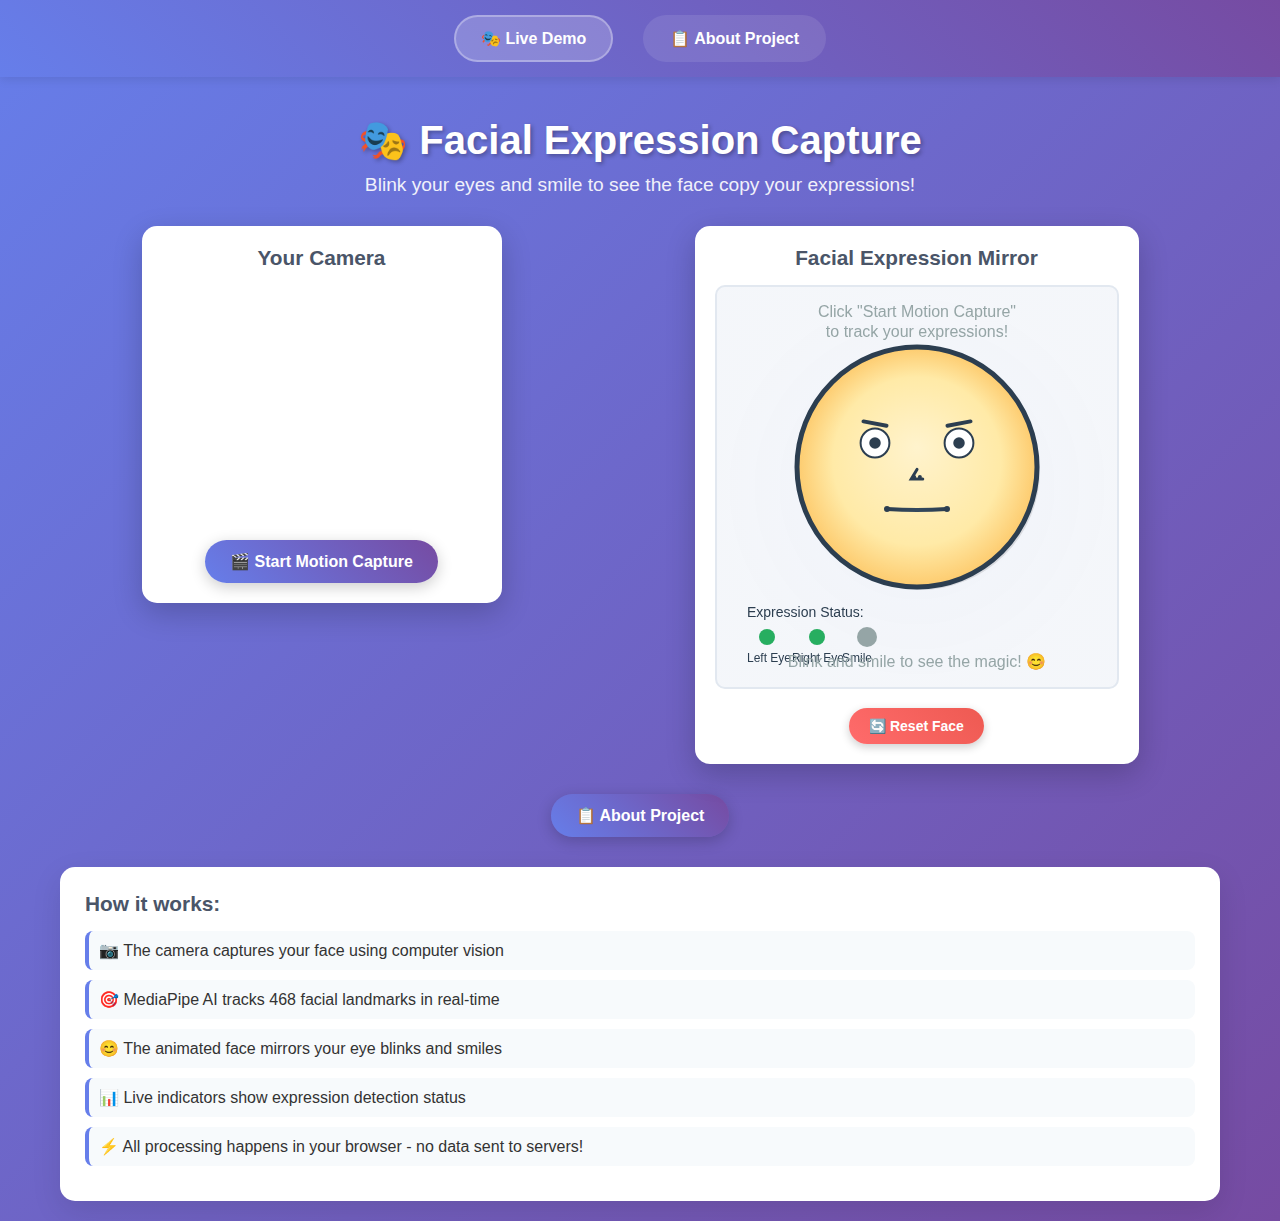
<file: index.html>
<!DOCTYPE html>
<html lang="en">
<head>
    <meta charset="UTF-8">
    <meta name="viewport" content="width=device-width, initial-scale=1.0">
    <title>Facial Motion Capture Stick Figure</title>
    <link rel="stylesheet" href="styles.css">
    <script src="libs/mediapipe/camera_utils.js"></script>
    <script src="libs/mediapipe/control_utils.js"></script>
    <script src="libs/mediapipe/drawing_utils.js"></script>
    <script src="libs/mediapipe/face_mesh.js"></script>
</head>
<body>
    <nav style="background: linear-gradient(45deg, #667eea, #764ba2); padding: 15px 0; margin-bottom: 20px; box-shadow: 0 2px 10px rgba(0,0,0,0.1);">
        <div style="max-width: 1200px; margin: 0 auto; display: flex; justify-content: center; gap: 30px; padding: 0 20px;">
            <a href="index.html" style="color: white; text-decoration: none; padding: 12px 25px; border-radius: 25px; font-weight: bold; transition: all 0.3s ease; background: rgba(255,255,255,0.2); border: 2px solid rgba(255,255,255,0.3);" onmouseover="this.style.background='rgba(255,255,255,0.3)'" onmouseout="this.style.background='rgba(255,255,255,0.2)'">
                🎭 Live Demo
            </a>
            <a href="exhibition.html" style="color: white; text-decoration: none; padding: 12px 25px; border-radius: 25px; font-weight: bold; transition: all 0.3s ease; background: rgba(255,255,255,0.1); border: 2px solid transparent;" onmouseover="this.style.background='rgba(255,255,255,0.2)'" onmouseout="this.style.background='rgba(255,255,255,0.1)'">
                📋 About Project
            </a>
        </div>
    </nav>
    <div class="container">
        <header>
            <h1>🎭 Facial Expression Capture</h1>
            <p>Blink your eyes and smile to see the face copy your expressions!</p>
        </header>
        
        <div class="main-content">
            <div class="video-section">
                <h3>Your Camera</h3>
                <video id="input_video" width="320" height="240" autoplay muted></video>
                <canvas id="output_canvas" width="320" height="240"></canvas>
                <div style="text-align: center; margin-top: 15px;">
                    <button id="toggle_btn" style="padding: 12px 25px; background: linear-gradient(45deg, #667eea, #764ba2); color: white; border: none; border-radius: 25px; font-size: 16px; font-weight: bold; cursor: pointer; transition: all 0.3s ease; box-shadow: 0 4px 15px rgba(0,0,0,0.2);">🎬 Start Motion Capture</button>
                </div>
            </div>
            
            <div class="animation-section">
                <h3>Facial Expression Mirror</h3>
                <canvas id="stick_figure_canvas" width="400" height="400"></canvas>
                <div style="text-align: center; margin-top: 15px;">
                    <button id="reset_btn" style="padding: 10px 20px; background: linear-gradient(45deg, #ff6b6b, #ee5a52); color: white; border: none; border-radius: 20px; font-size: 14px; font-weight: bold; cursor: pointer; transition: all 0.3s ease; box-shadow: 0 3px 10px rgba(0,0,0,0.2);">🔄 Reset Face</button>
                </div>
            </div>
        </div>
        
        <div style="text-align: center; margin: 30px 0;">
            <a href="exhibition.html" style="display: inline-block; padding: 12px 25px; background: linear-gradient(45deg, #667eea, #764ba2); color: white; text-decoration: none; border-radius: 25px; font-weight: bold; transition: all 0.3s ease; box-shadow: 0 4px 15px rgba(0,0,0,0.2);">📋 About Project</a>
        </div>
        
        <div class="info">
            <h3>How it works:</h3>
            <ul>
                <li>📷 The camera captures your face using computer vision</li>
                <li>🎯 MediaPipe AI tracks 468 facial landmarks in real-time</li>
                <li>😊 The animated face mirrors your eye blinks and smiles</li>
                <li>📊 Live indicators show expression detection status</li>
                <li>⚡ All processing happens in your browser - no data sent to servers!</li>
            </ul>
        </div>
    </div>
    
    <script src="script.js?v=2025081212"></script>
</body>
</html>
</file>
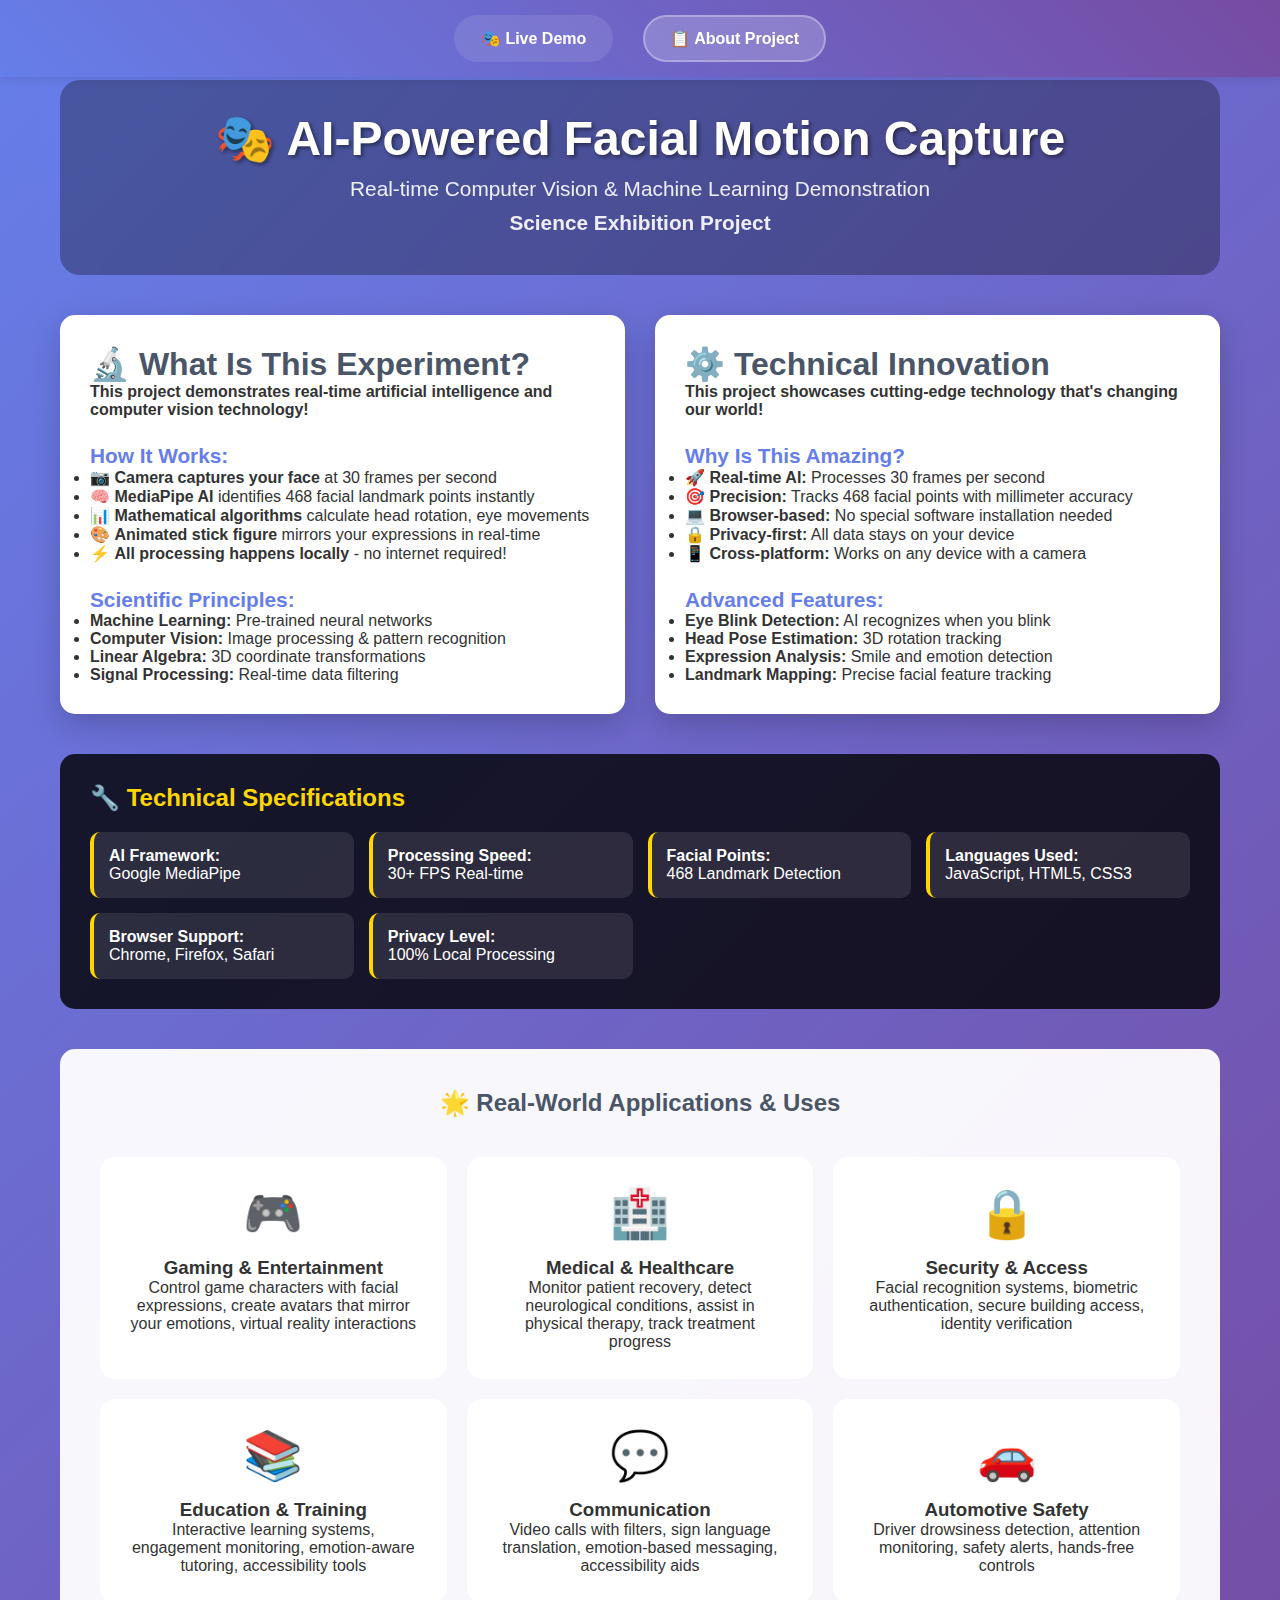
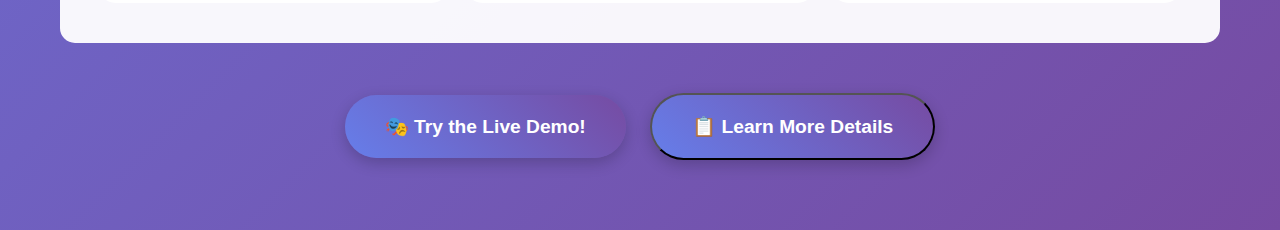
<file: exhibition.html>
<!DOCTYPE html>
<html lang="en">
<head>
    <meta charset="UTF-8">
    <meta name="viewport" content="width=device-width, initial-scale=1.0">
    <title>Science Exhibition - Facial Motion Capture</title>
    <link rel="stylesheet" href="styles.css">
    <style>
        .exhibition-container {
            max-width: 1200px;
            margin: 0 auto;
            padding: 20px;
            background: linear-gradient(135deg, #667eea 0%, #764ba2 100%);
            min-height: 100vh;
            font-family: 'Segoe UI', Tahoma, Geneva, Verdana, sans-serif;
        }
        
        .exhibition-header {
            text-align: center;
            color: white;
            margin-bottom: 40px;
            padding: 30px;
            background: rgba(0,0,0,0.3);
            border-radius: 20px;
            backdrop-filter: blur(10px);
        }
        
        .exhibition-header h1 {
            font-size: 3em;
            margin: 0;
            text-shadow: 2px 2px 4px rgba(0,0,0,0.5);
        }
        
        .exhibition-header p {
            font-size: 1.3em;
            margin: 10px 0;
            opacity: 0.9;
        }
        
        .content-grid {
            display: grid;
            grid-template-columns: 1fr 1fr;
            gap: 30px;
            margin-bottom: 40px;
        }
        
        .content-card {
            background: white;
            border-radius: 15px;
            padding: 30px;
            box-shadow: 0 10px 30px rgba(0,0,0,0.2);
            transition: transform 0.3s ease;
            cursor: pointer;
        }
        
        .content-card:hover {
            transform: translateY(-5px);
            box-shadow: 0 15px 40px rgba(0,0,0,0.3);
        }
        
        .content-card h2 {
            color: #4a5568;
            margin-top: 0;
            font-size: 2em;
            display: flex;
            align-items: center;
            gap: 15px;
        }
        
        .content-card h3 {
            color: #667eea;
            margin-top: 25px;
            font-size: 1.3em;
        }
        
        .uses-grid {
            display: grid;
            grid-template-columns: repeat(auto-fit, minmax(300px, 1fr));
            gap: 20px;
            margin-top: 40px;
        }
        
        .use-case {
            background: rgba(255,255,255,0.95);
            padding: 25px;
            border-radius: 15px;
            text-align: center;
            transition: all 0.3s ease;
            cursor: pointer;
            border: 3px solid transparent;
        }
        
        .use-case:hover {
            border-color: #667eea;
            transform: scale(1.05);
            background: white;
        }
        
        .use-case-icon {
            font-size: 3em;
            margin-bottom: 15px;
            display: block;
        }
        
        .demo-buttons {
            text-align: center;
            margin: 40px 0;
        }
        
        .demo-btn {
            display: inline-block;
            padding: 20px 40px;
            margin: 10px;
            background: linear-gradient(45deg, #667eea, #764ba2);
            color: white;
            text-decoration: none;
            border-radius: 50px;
            font-size: 1.2em;
            font-weight: bold;
            transition: all 0.3s ease;
            box-shadow: 0 5px 15px rgba(0,0,0,0.2);
        }
        
        .demo-btn:hover {
            transform: translateY(-3px);
            box-shadow: 0 8px 25px rgba(0,0,0,0.3);
            text-decoration: none;
            color: white;
        }
        
        .tech-specs {
            background: rgba(0,0,0,0.8);
            color: white;
            padding: 30px;
            border-radius: 15px;
            margin: 40px 0;
        }
        
        .tech-specs h3 {
            color: #ffd700;
            font-size: 1.5em;
            margin-bottom: 20px;
        }
        
        .spec-list {
            display: grid;
            grid-template-columns: repeat(auto-fit, minmax(250px, 1fr));
            gap: 15px;
        }
        
        .spec-item {
            padding: 15px;
            background: rgba(255,255,255,0.1);
            border-radius: 10px;
            border-left: 4px solid #ffd700;
        }
        
        @media (max-width: 768px) {
            .content-grid {
                grid-template-columns: 1fr;
            }
            .exhibition-header h1 {
                font-size: 2em;
            }
        }
    </style>
</head>
<body>
    <nav style="background: linear-gradient(45deg, #667eea, #764ba2); padding: 15px 0; margin-bottom: 0; box-shadow: 0 2px 10px rgba(0,0,0,0.1); position: fixed; top: 0; left: 0; right: 0; z-index: 1000;">
        <div style="max-width: 1200px; margin: 0 auto; display: flex; justify-content: center; gap: 30px; padding: 0 20px;">
            <a href="index.html" style="color: white; text-decoration: none; padding: 12px 25px; border-radius: 25px; font-weight: bold; transition: all 0.3s ease; background: rgba(255,255,255,0.1); border: 2px solid transparent;" onmouseover="this.style.background='rgba(255,255,255,0.2)'" onmouseout="this.style.background='rgba(255,255,255,0.1)'">
                🎭 Live Demo
            </a>
            <a href="exhibition.html" style="color: white; text-decoration: none; padding: 12px 25px; border-radius: 25px; font-weight: bold; transition: all 0.3s ease; background: rgba(255,255,255,0.2); border: 2px solid rgba(255,255,255,0.3);" onmouseover="this.style.background='rgba(255,255,255,0.3)'" onmouseout="this.style.background='rgba(255,255,255,0.2)'">
                📋 About Project
            </a>
        </div>
    </nav>
    <div class="exhibition-container" style="padding-top: 80px;">
        <div class="exhibition-header">
            <h1>🎭 AI-Powered Facial Motion Capture</h1>
            <p>Real-time Computer Vision & Machine Learning Demonstration</p>
            <p><strong>Science Exhibition Project</strong></p>
        </div>

        <div class="content-grid">
            <div class="content-card" onclick="expandCard(this)">
                <h2>🔬 What Is This Experiment?</h2>
                <p><strong>This project demonstrates real-time artificial intelligence and computer vision technology!</strong></p>
                
                <h3>How It Works:</h3>
                <ul>
                    <li>📷 <strong>Camera captures your face</strong> at 30 frames per second</li>
                    <li>🧠 <strong>MediaPipe AI</strong> identifies 468 facial landmark points instantly</li>
                    <li>📊 <strong>Mathematical algorithms</strong> calculate head rotation, eye movements</li>
                    <li>🎨 <strong>Animated stick figure</strong> mirrors your expressions in real-time</li>
                    <li>⚡ <strong>All processing happens locally</strong> - no internet required!</li>
                </ul>
                
                <h3>Scientific Principles:</h3>
                <ul>
                    <li><strong>Machine Learning:</strong> Pre-trained neural networks</li>
                    <li><strong>Computer Vision:</strong> Image processing & pattern recognition</li>
                    <li><strong>Linear Algebra:</strong> 3D coordinate transformations</li>
                    <li><strong>Signal Processing:</strong> Real-time data filtering</li>
                </ul>
            </div>

            <div class="content-card" onclick="expandCard(this)">
                <h2>⚙️ Technical Innovation</h2>
                <p><strong>This project showcases cutting-edge technology that's changing our world!</strong></p>
                
                <h3>Why Is This Amazing?</h3>
                <ul>
                    <li>🚀 <strong>Real-time AI:</strong> Processes 30 frames per second</li>
                    <li>🎯 <strong>Precision:</strong> Tracks 468 facial points with millimeter accuracy</li>
                    <li>💻 <strong>Browser-based:</strong> No special software installation needed</li>
                    <li>🔒 <strong>Privacy-first:</strong> All data stays on your device</li>
                    <li>📱 <strong>Cross-platform:</strong> Works on any device with a camera</li>
                </ul>
                
                <h3>Advanced Features:</h3>
                <ul>
                    <li><strong>Eye Blink Detection:</strong> AI recognizes when you blink</li>
                    <li><strong>Head Pose Estimation:</strong> 3D rotation tracking</li>
                    <li><strong>Expression Analysis:</strong> Smile and emotion detection</li>
                    <li><strong>Landmark Mapping:</strong> Precise facial feature tracking</li>
                </ul>
            </div>
        </div>

        <div class="tech-specs">
            <h3>🔧 Technical Specifications</h3>
            <div class="spec-list">
                <div class="spec-item">
                    <strong>AI Framework:</strong><br>
                    Google MediaPipe
                </div>
                <div class="spec-item">
                    <strong>Processing Speed:</strong><br>
                    30+ FPS Real-time
                </div>
                <div class="spec-item">
                    <strong>Facial Points:</strong><br>
                    468 Landmark Detection
                </div>
                <div class="spec-item">
                    <strong>Languages Used:</strong><br>
                    JavaScript, HTML5, CSS3
                </div>
                <div class="spec-item">
                    <strong>Browser Support:</strong><br>
                    Chrome, Firefox, Safari
                </div>
                <div class="spec-item">
                    <strong>Privacy Level:</strong><br>
                    100% Local Processing
                </div>
            </div>
        </div>

        <div style="background: rgba(255,255,255,0.95); padding: 40px; border-radius: 15px; margin: 40px 0;">
            <h2 style="text-align: center; color: #4a5568; margin-bottom: 30px;">🌟 Real-World Applications & Uses</h2>
            
            <div class="uses-grid">
                <div class="use-case" onclick="showUseCase('gaming')">
                    <span class="use-case-icon">🎮</span>
                    <h3>Gaming & Entertainment</h3>
                    <p>Control game characters with facial expressions, create avatars that mirror your emotions, virtual reality interactions</p>
                </div>
                
                <div class="use-case" onclick="showUseCase('medical')">
                    <span class="use-case-icon">🏥</span>
                    <h3>Medical & Healthcare</h3>
                    <p>Monitor patient recovery, detect neurological conditions, assist in physical therapy, track treatment progress</p>
                </div>
                
                <div class="use-case" onclick="showUseCase('security')">
                    <span class="use-case-icon">🔒</span>
                    <h3>Security & Access</h3>
                    <p>Facial recognition systems, biometric authentication, secure building access, identity verification</p>
                </div>
                
                <div class="use-case" onclick="showUseCase('education')">
                    <span class="use-case-icon">📚</span>
                    <h3>Education & Training</h3>
                    <p>Interactive learning systems, engagement monitoring, emotion-aware tutoring, accessibility tools</p>
                </div>
                
                <div class="use-case" onclick="showUseCase('communication')">
                    <span class="use-case-icon">💬</span>
                    <h3>Communication</h3>
                    <p>Video calls with filters, sign language translation, emotion-based messaging, accessibility aids</p>
                </div>
                
                <div class="use-case" onclick="showUseCase('automotive')">
                    <span class="use-case-icon">🚗</span>
                    <h3>Automotive Safety</h3>
                    <p>Driver drowsiness detection, attention monitoring, safety alerts, hands-free controls</p>
                </div>
            </div>
        </div>

        <div class="demo-buttons">
            <a href="index.html" class="demo-btn">🎭 Try the Live Demo!</a>
            <button class="demo-btn" onclick="showMoreInfo()">📋 Learn More Details</button>
        </div>
    </div>

    <script>
        function expandCard(card) {
            card.style.transform = 'scale(1.02)';
            card.style.zIndex = '10';
            setTimeout(() => {
                card.style.transform = 'scale(1)';
                card.style.zIndex = '1';
            }, 200);
        }

        function showUseCase(type) {
            const details = {
                gaming: "🎮 Gaming Applications:\n• Facial motion capture for character animation\n• Emotion-based gameplay mechanics\n• Virtual reality avatar control\n• Streaming with real-time face filters\n• Accessibility gaming controls",
                
                medical: "🏥 Medical Applications:\n• Stroke recovery monitoring\n• Facial paralysis assessment\n• Depression and anxiety detection\n• Autism therapy tools\n• Telemedicine consultations",
                
                security: "🔒 Security Applications:\n• Airport and border security\n• Building access control\n• Phone and laptop unlock\n• Banking authentication\n• Anti-fraud systems",
                
                education: "📚 Educational Applications:\n• Student engagement tracking\n• Interactive learning experiences\n• Language learning pronunciation\n• Special needs assistance\n• Remote learning monitoring",
                
                communication: "💬 Communication Applications:\n• Video call enhancements\n• Real-time translation\n• Emotion-aware messaging\n• Sign language interpretation\n• Accessibility communication aids",
                
                automotive: "🚗 Automotive Applications:\n• Driver fatigue detection\n• Distraction monitoring\n• Personalized car settings\n• Emergency response systems\n• Hands-free vehicle control"
            };
            
            alert(details[type]);
        }

        function showMoreInfo() {
            const info = `🔬 Advanced Technical Details:

🧠 AI & Machine Learning:
• Uses TensorFlow.js for in-browser AI processing
• MediaPipe framework with pre-trained models
• Real-time neural network inference
• Computer vision algorithms

📊 Mathematical Concepts:
• 3D coordinate transformations
• Linear algebra for face orientation
• Signal processing for smooth animations
• Statistical analysis for expression detection

💡 Innovation Highlights:
• Zero-latency processing (< 33ms per frame)
• Privacy-preserving (no data leaves your device)
• Cross-platform compatibility
• Scalable architecture

🌍 Future Possibilities:
• Augmented reality integration
• IoT device control
• Artificial intelligence assistants
• Advanced human-computer interfaces

This project demonstrates the future of human-computer interaction!`;
            
            alert(info);
        }

        // Add some interactive animations
        document.addEventListener('DOMContentLoaded', function() {
            const cards = document.querySelectorAll('.content-card, .use-case');
            
            cards.forEach((card, index) => {
                setTimeout(() => {
                    card.style.opacity = '0';
                    card.style.transform = 'translateY(50px)';
                    card.style.transition = 'all 0.6s ease';
                    
                    setTimeout(() => {
                        card.style.opacity = '1';
                        card.style.transform = 'translateY(0)';
                    }, 100);
                }, index * 200);
            });
        });
    </script>
</body>
</html>
</file>
<file: styles.css>
* {
    margin: 0;
    padding: 0;
    box-sizing: border-box;
}

body {
    font-family: 'Segoe UI', Tahoma, Geneva, Verdana, sans-serif;
    background: linear-gradient(135deg, #667eea 0%, #764ba2 100%);
    color: #333;
    min-height: 100vh;
}

.container {
    max-width: 1200px;
    margin: 0 auto;
    padding: 20px;
}

header {
    text-align: center;
    margin-bottom: 30px;
    color: white;
}

header h1 {
    font-size: 2.5em;
    margin-bottom: 10px;
    text-shadow: 2px 2px 4px rgba(0,0,0,0.3);
}

header p {
    font-size: 1.2em;
    opacity: 0.9;
}

.main-content {
    display: flex;
    justify-content: space-around;
    align-items: flex-start;
    flex-wrap: wrap;
    gap: 30px;
    margin-bottom: 30px;
}

.video-section, .animation-section {
    background: white;
    border-radius: 15px;
    padding: 20px;
    box-shadow: 0 10px 30px rgba(0,0,0,0.2);
    text-align: center;
    position: relative;
}

.video-section h3, .animation-section h3 {
    margin-bottom: 15px;
    color: #4a5568;
    font-size: 1.3em;
}

#input_video {
    border-radius: 10px;
    display: block;
    margin: 0 auto;
}

#output_canvas {
    position: absolute;
    top: 50px;
    left: 20px;
    border-radius: 10px;
    pointer-events: none;
}

#stick_figure_canvas {
    border: 2px solid #e2e8f0;
    border-radius: 10px;
    background: #f7fafc;
}

.controls {
    display: flex;
    justify-content: center;
    gap: 15px;
    margin-bottom: 30px;
    flex-wrap: wrap;
}

.controls button {
    padding: 12px 24px;
    font-size: 1.1em;
    border: none;
    border-radius: 25px;
    cursor: pointer;
    transition: all 0.3s ease;
    font-weight: 600;
    text-transform: uppercase;
    letter-spacing: 0.5px;
}

#start_btn {
    background: linear-gradient(45deg, #4CAF50, #45a049);
    color: white;
}

#start_btn:hover:not(:disabled) {
    transform: translateY(-2px);
    box-shadow: 0 5px 15px rgba(76, 175, 80, 0.4);
}

#stop_btn {
    background: linear-gradient(45deg, #f44336, #da190b);
    color: white;
}

#stop_btn:hover:not(:disabled) {
    transform: translateY(-2px);
    box-shadow: 0 5px 15px rgba(244, 67, 54, 0.4);
}

#reset_btn {
    background: linear-gradient(45deg, #2196F3, #0b7dda);
    color: white;
}

#reset_btn:hover:not(:disabled) {
    transform: translateY(-2px);
    box-shadow: 0 5px 15px rgba(33, 150, 243, 0.4);
}

button:disabled {
    opacity: 0.6;
    cursor: not-allowed;
    transform: none !important;
}

.info {
    background: white;
    border-radius: 15px;
    padding: 25px;
    box-shadow: 0 10px 30px rgba(0,0,0,0.1);
    margin-top: 20px;
}

.info h3 {
    color: #4a5568;
    margin-bottom: 15px;
    font-size: 1.3em;
}

.info ul {
    list-style: none;
    padding: 0;
}

.info li {
    margin-bottom: 10px;
    padding: 10px;
    background: #f7fafc;
    border-radius: 8px;
    border-left: 4px solid #667eea;
}

.info li::before {
    margin-right: 10px;
}

/* Responsive Design */
@media (max-width: 768px) {
    .main-content {
        flex-direction: column;
        align-items: center;
    }
    
    header h1 {
        font-size: 2em;
    }
    
    .controls {
        flex-direction: column;
        align-items: center;
    }
    
    .controls button {
        width: 200px;
    }
}

/* Animation for stick figure */
.stick-figure-animation {
    animation: pulse 2s infinite;
}

@keyframes pulse {
    0% { opacity: 1; }
    50% { opacity: 0.7; }
    100% { opacity: 1; }
}

/* Status indicators */
.status-indicator {
    display: inline-block;
    width: 12px;
    height: 12px;
    border-radius: 50%;
    margin-right: 8px;
}

.status-active {
    background: #4CAF50;
    box-shadow: 0 0 10px rgba(76, 175, 80, 0.5);
}

.status-inactive {
    background: #f44336;
}

.loading {
    display: inline-block;
    width: 20px;
    height: 20px;
    border: 3px solid #f3f3f3;
    border-top: 3px solid #667eea;
    border-radius: 50%;
    animation: spin 1s linear infinite;
    margin-right: 10px;
}

@keyframes spin {
    0% { transform: rotate(0deg); }
    100% { transform: rotate(360deg); }
}
</file>
